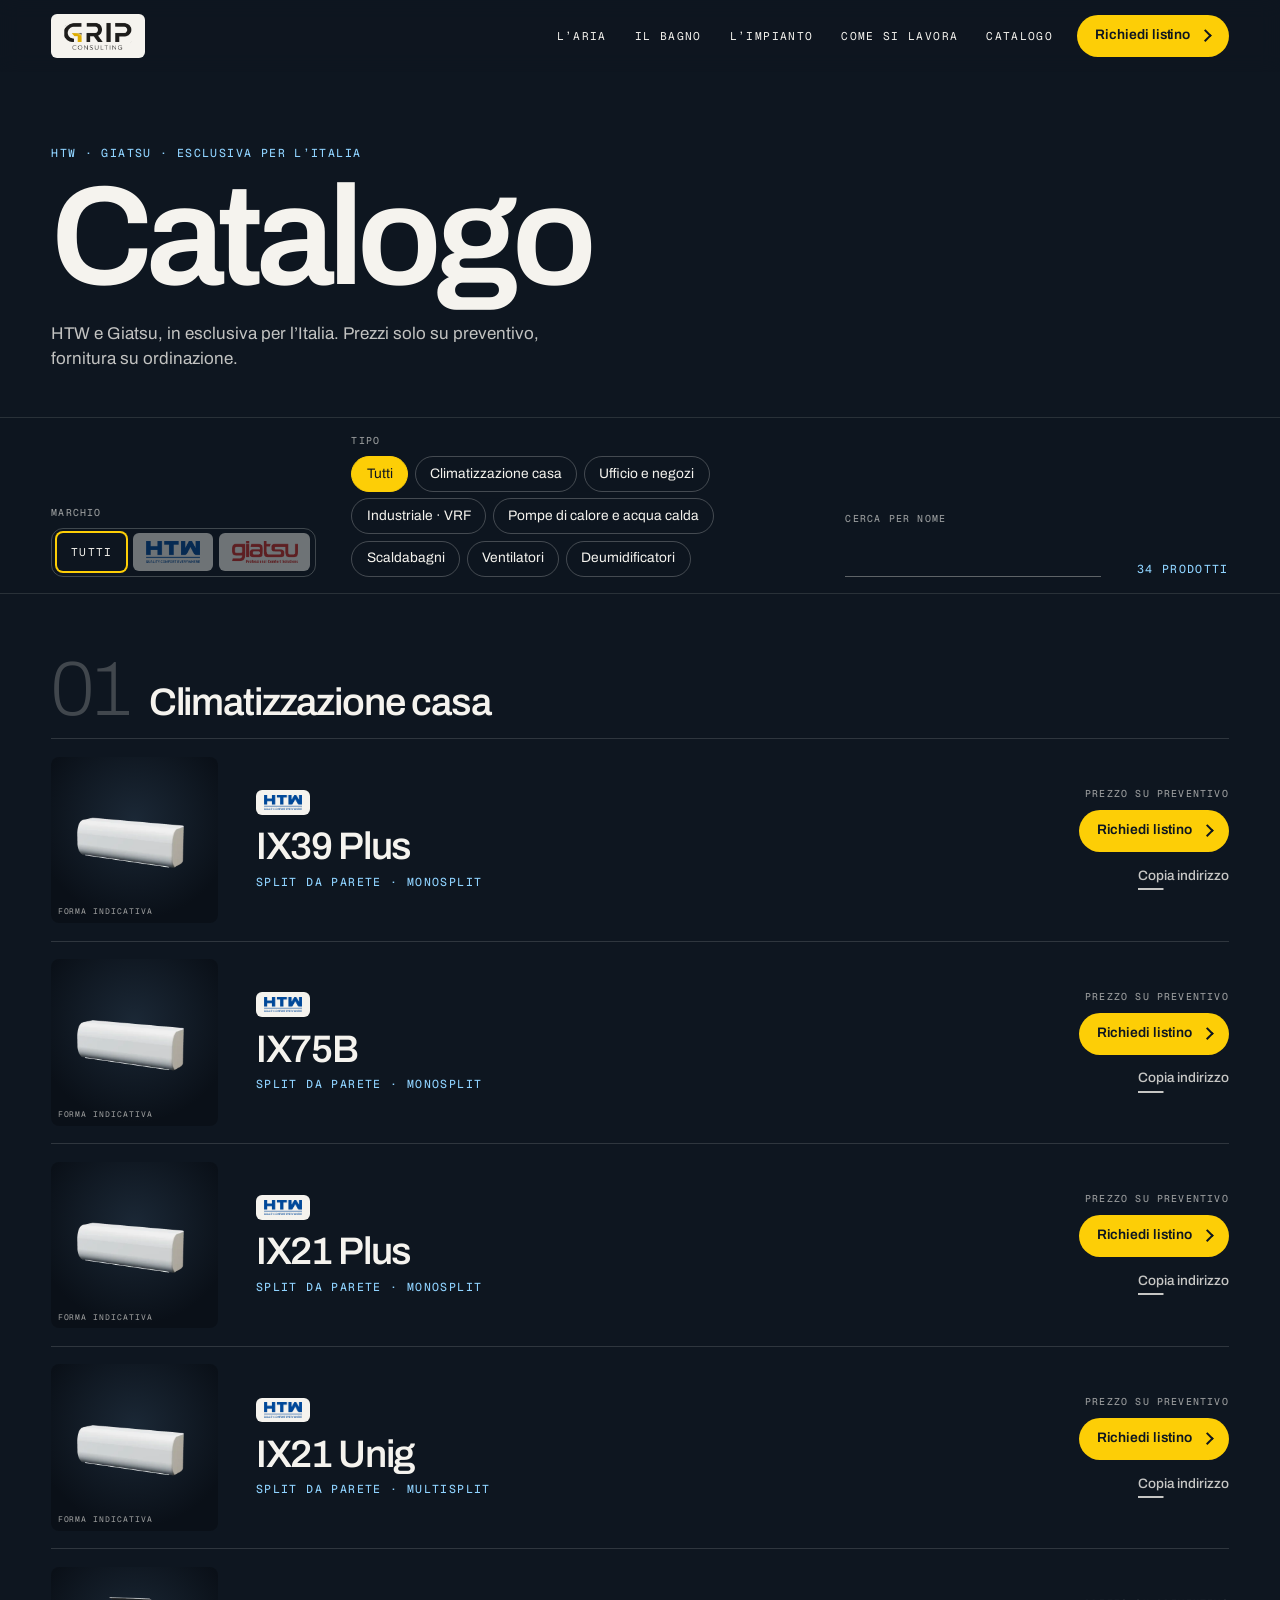
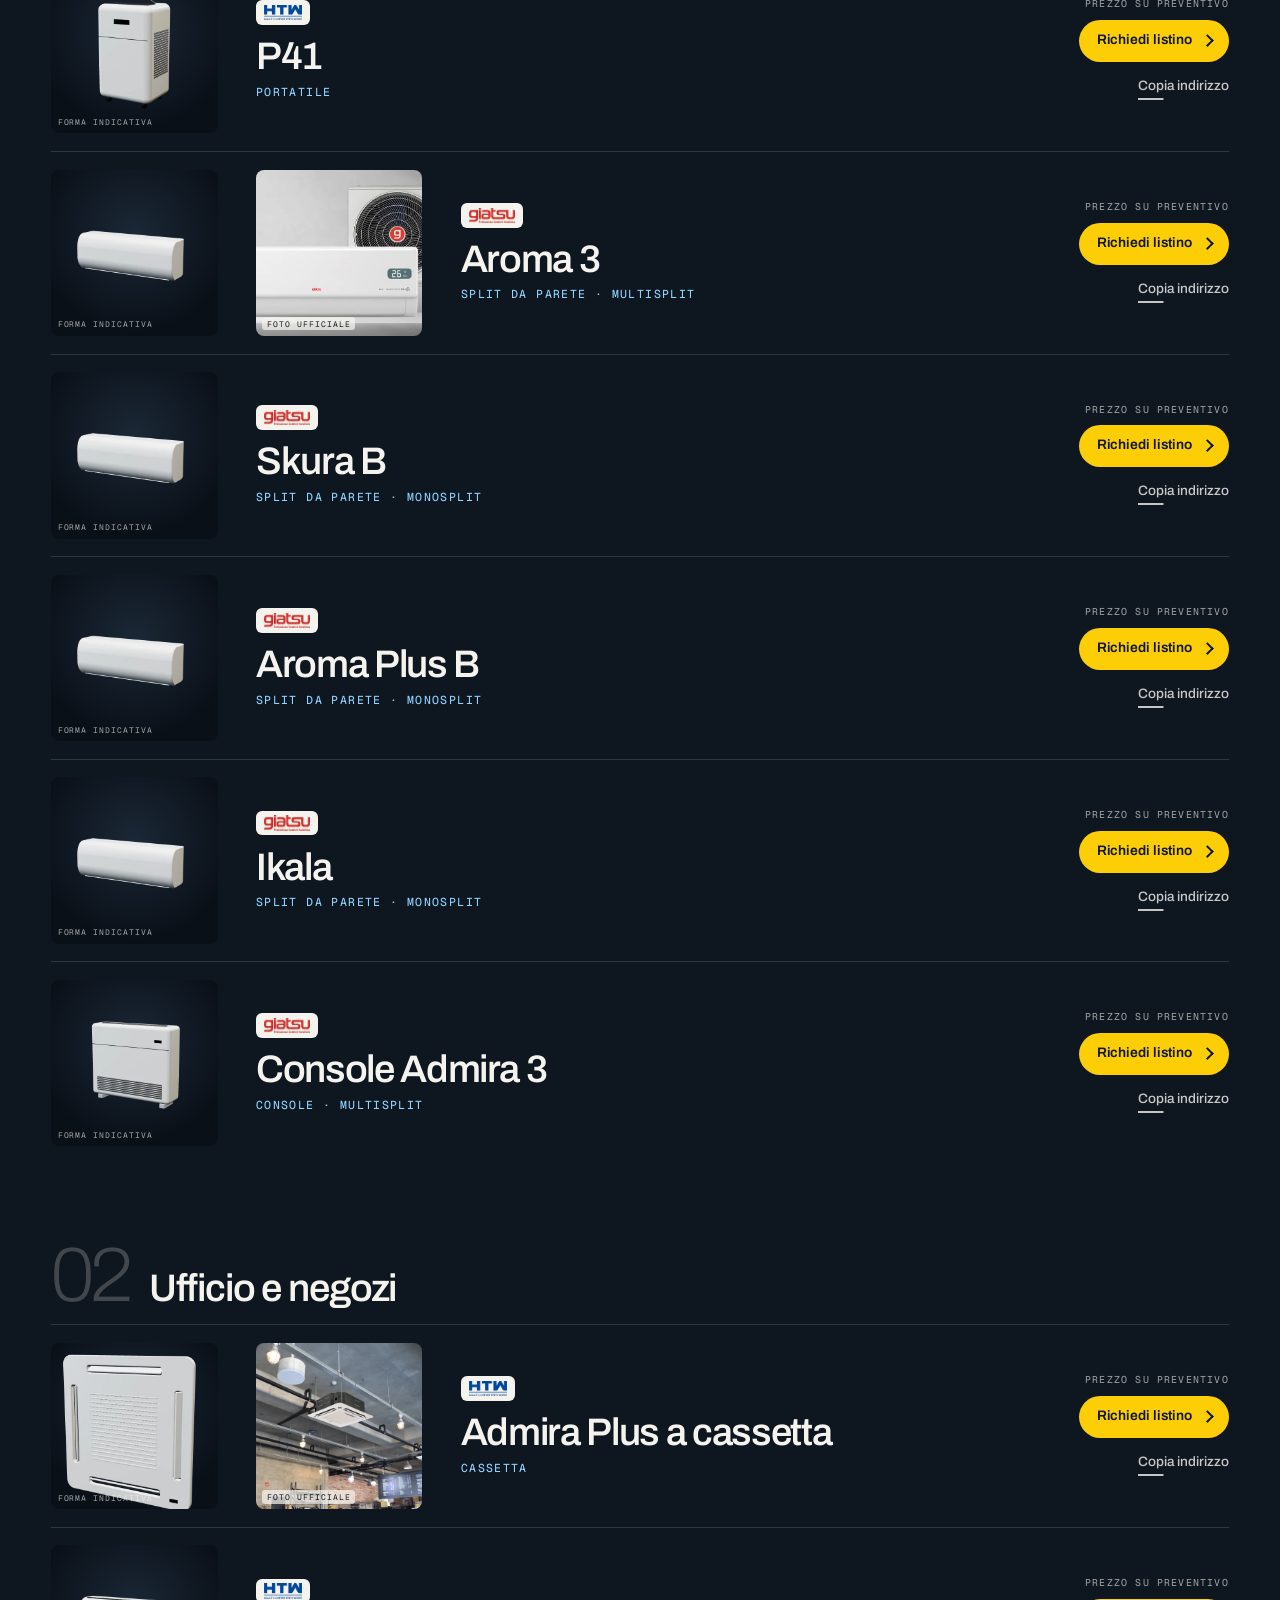
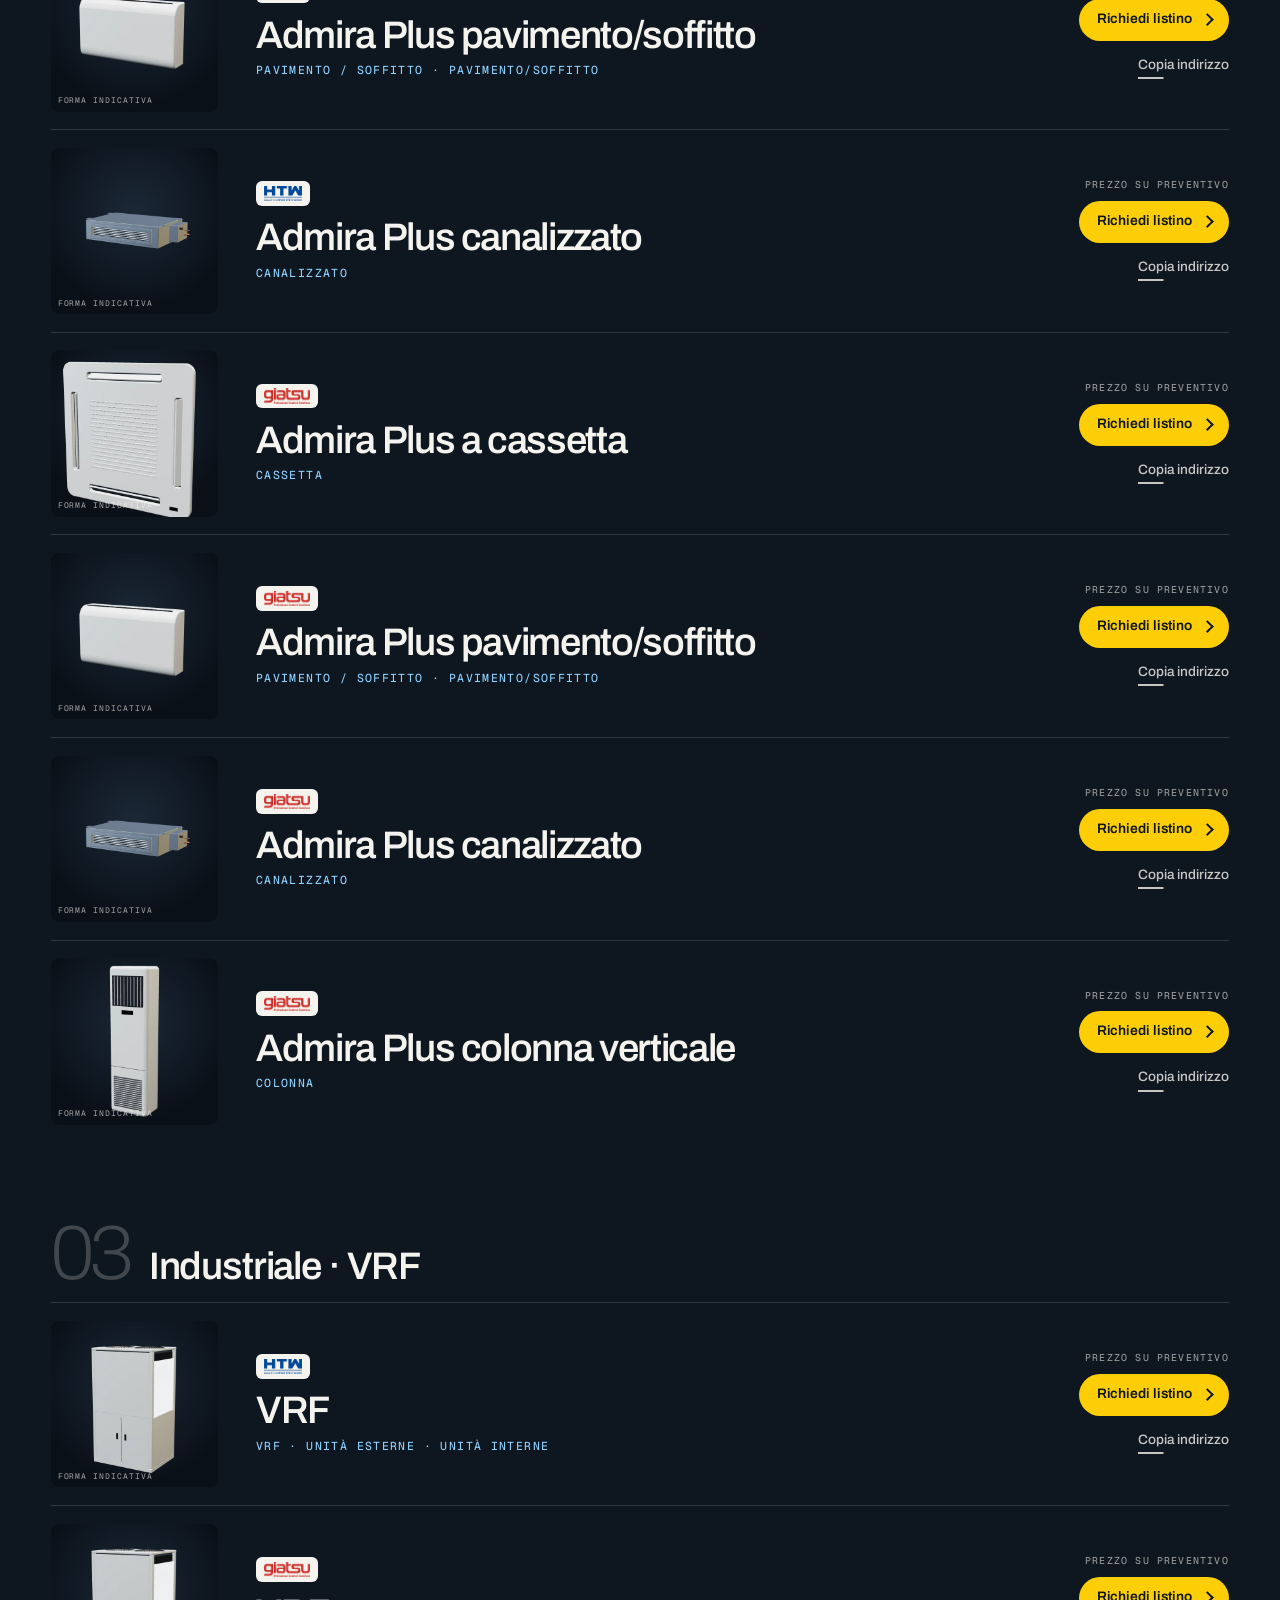
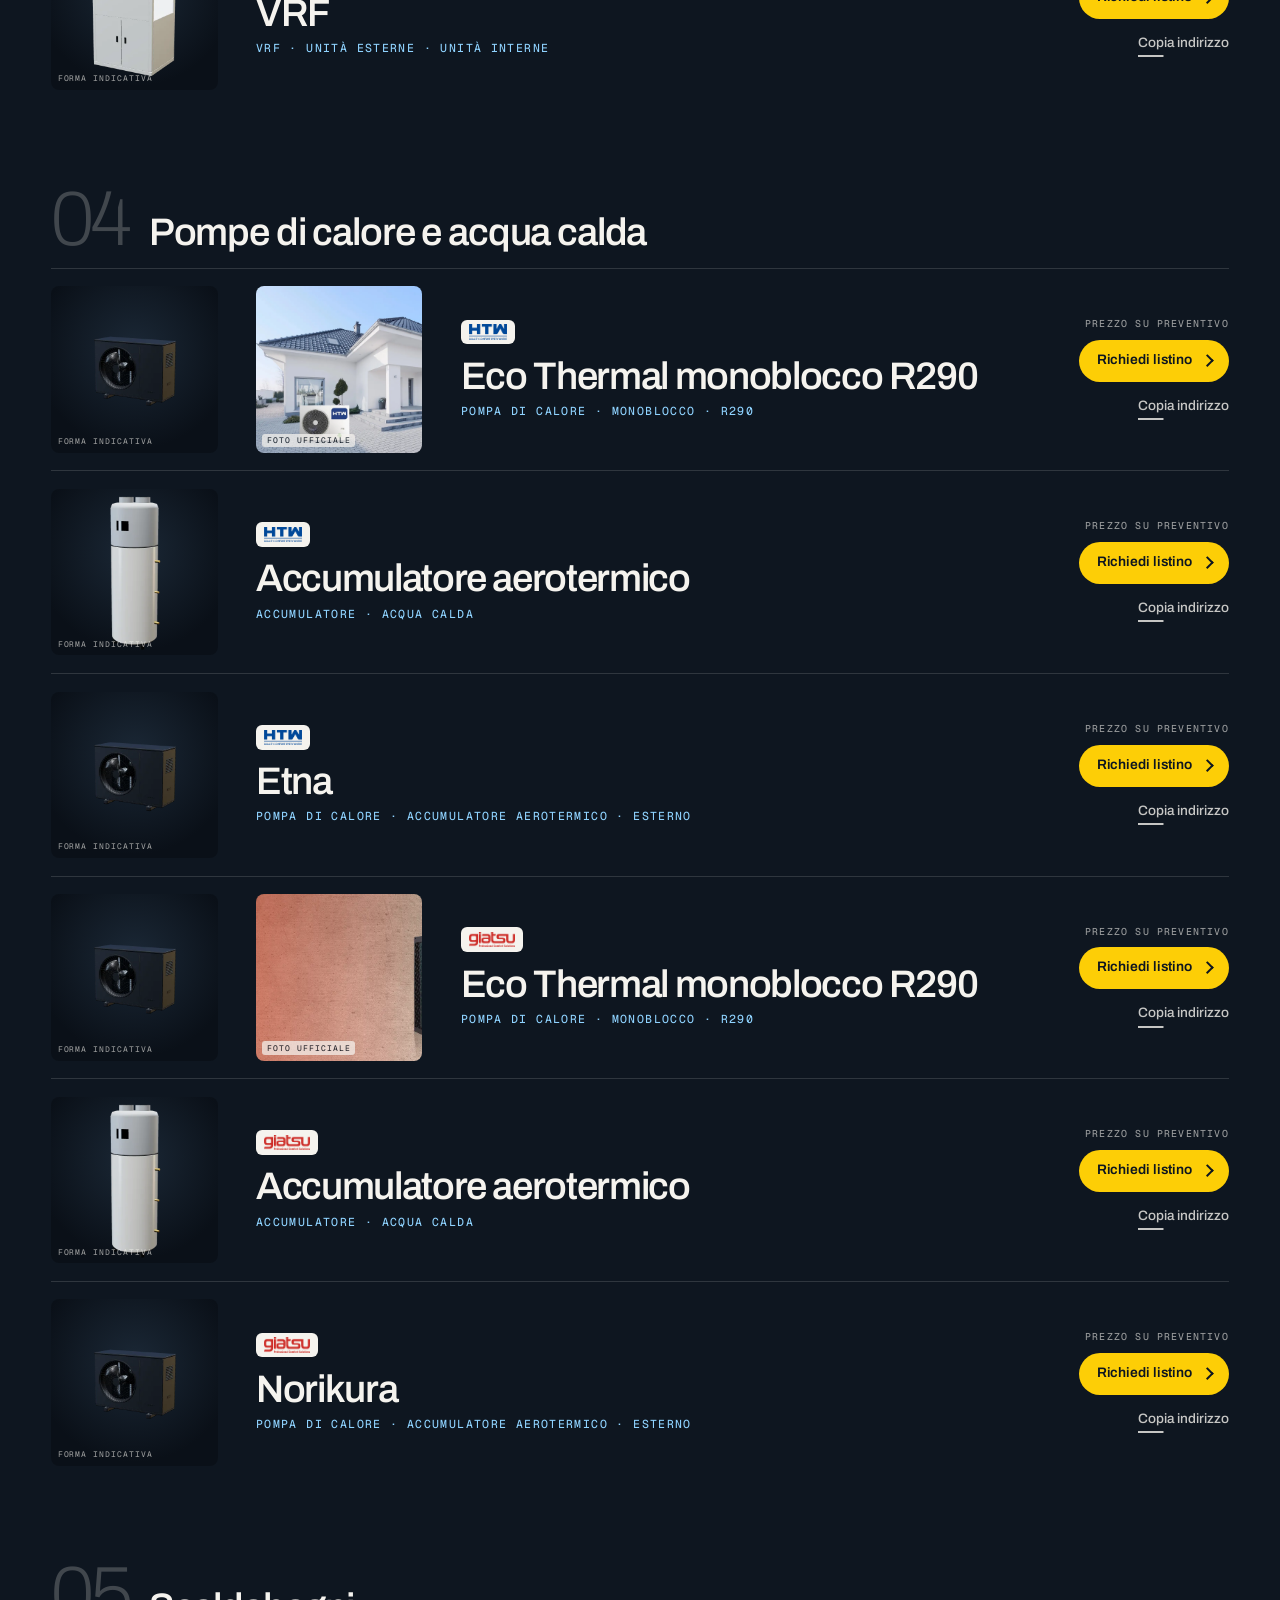
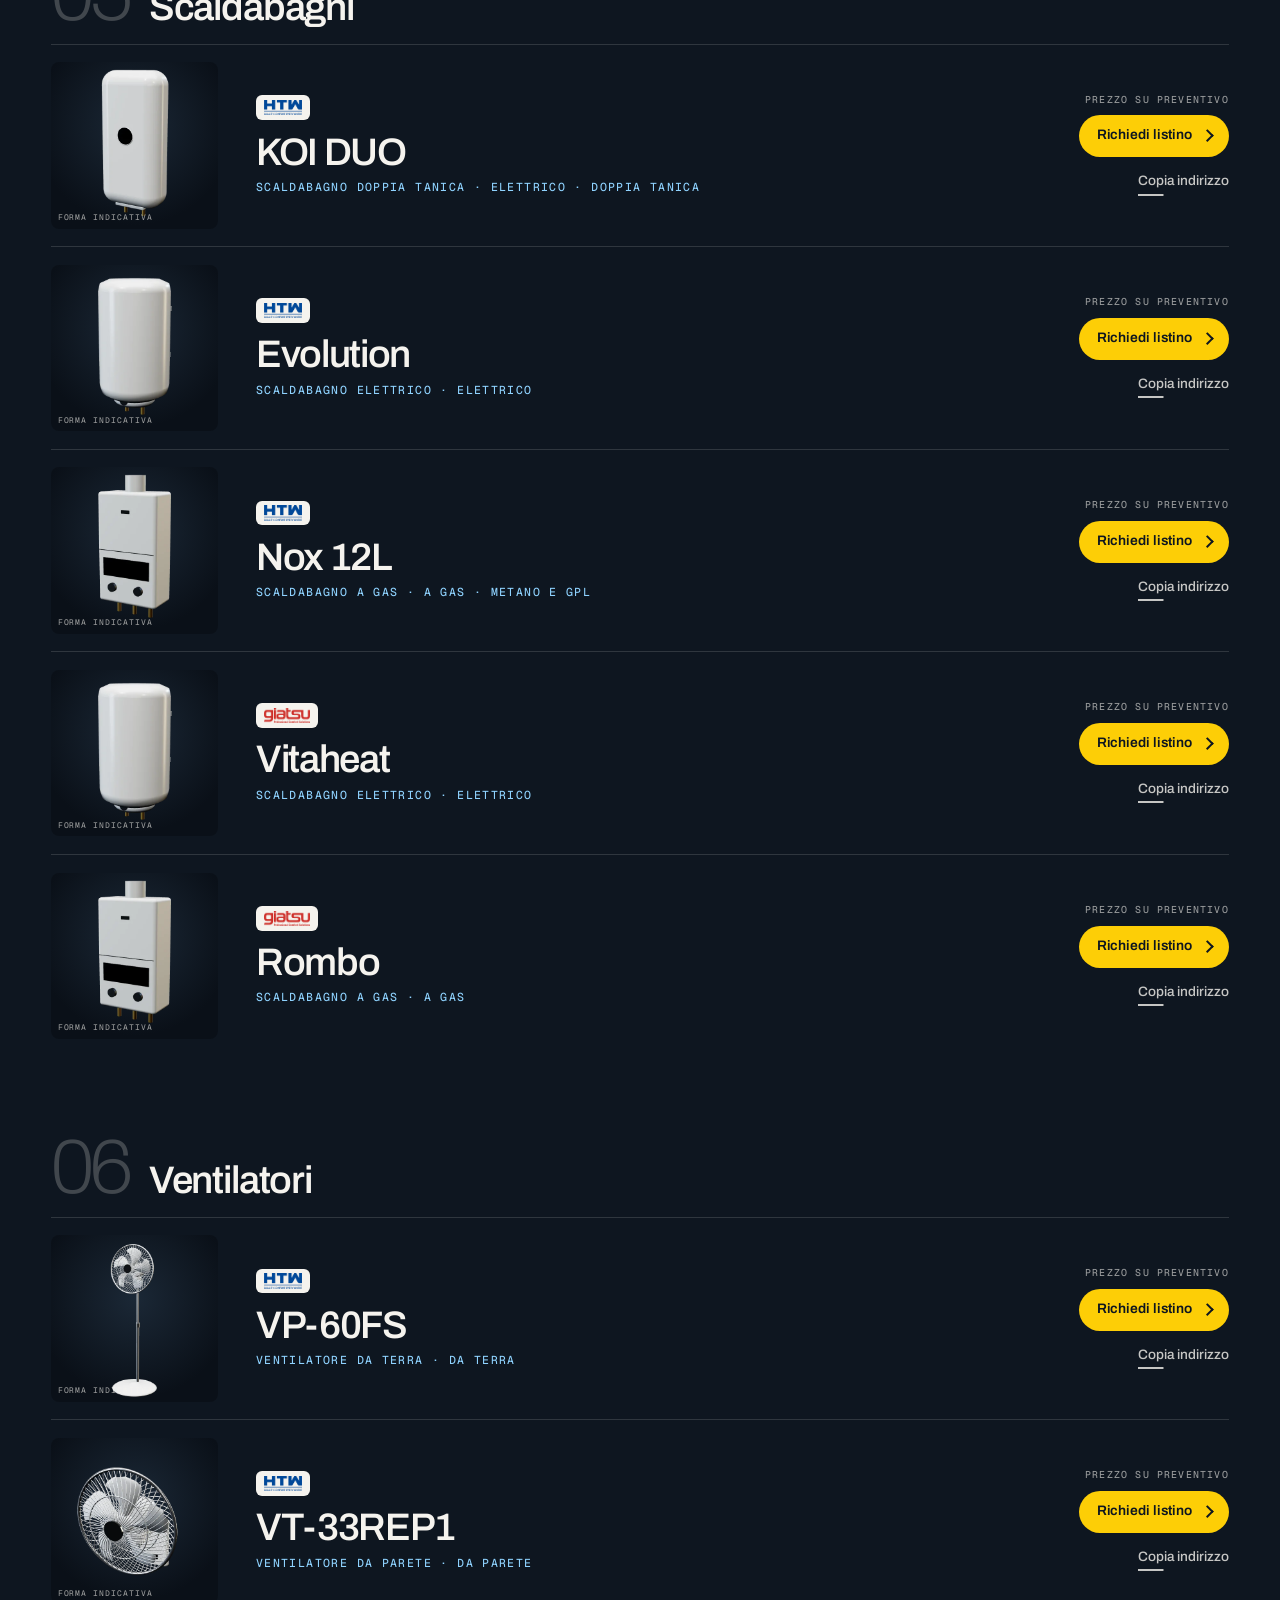
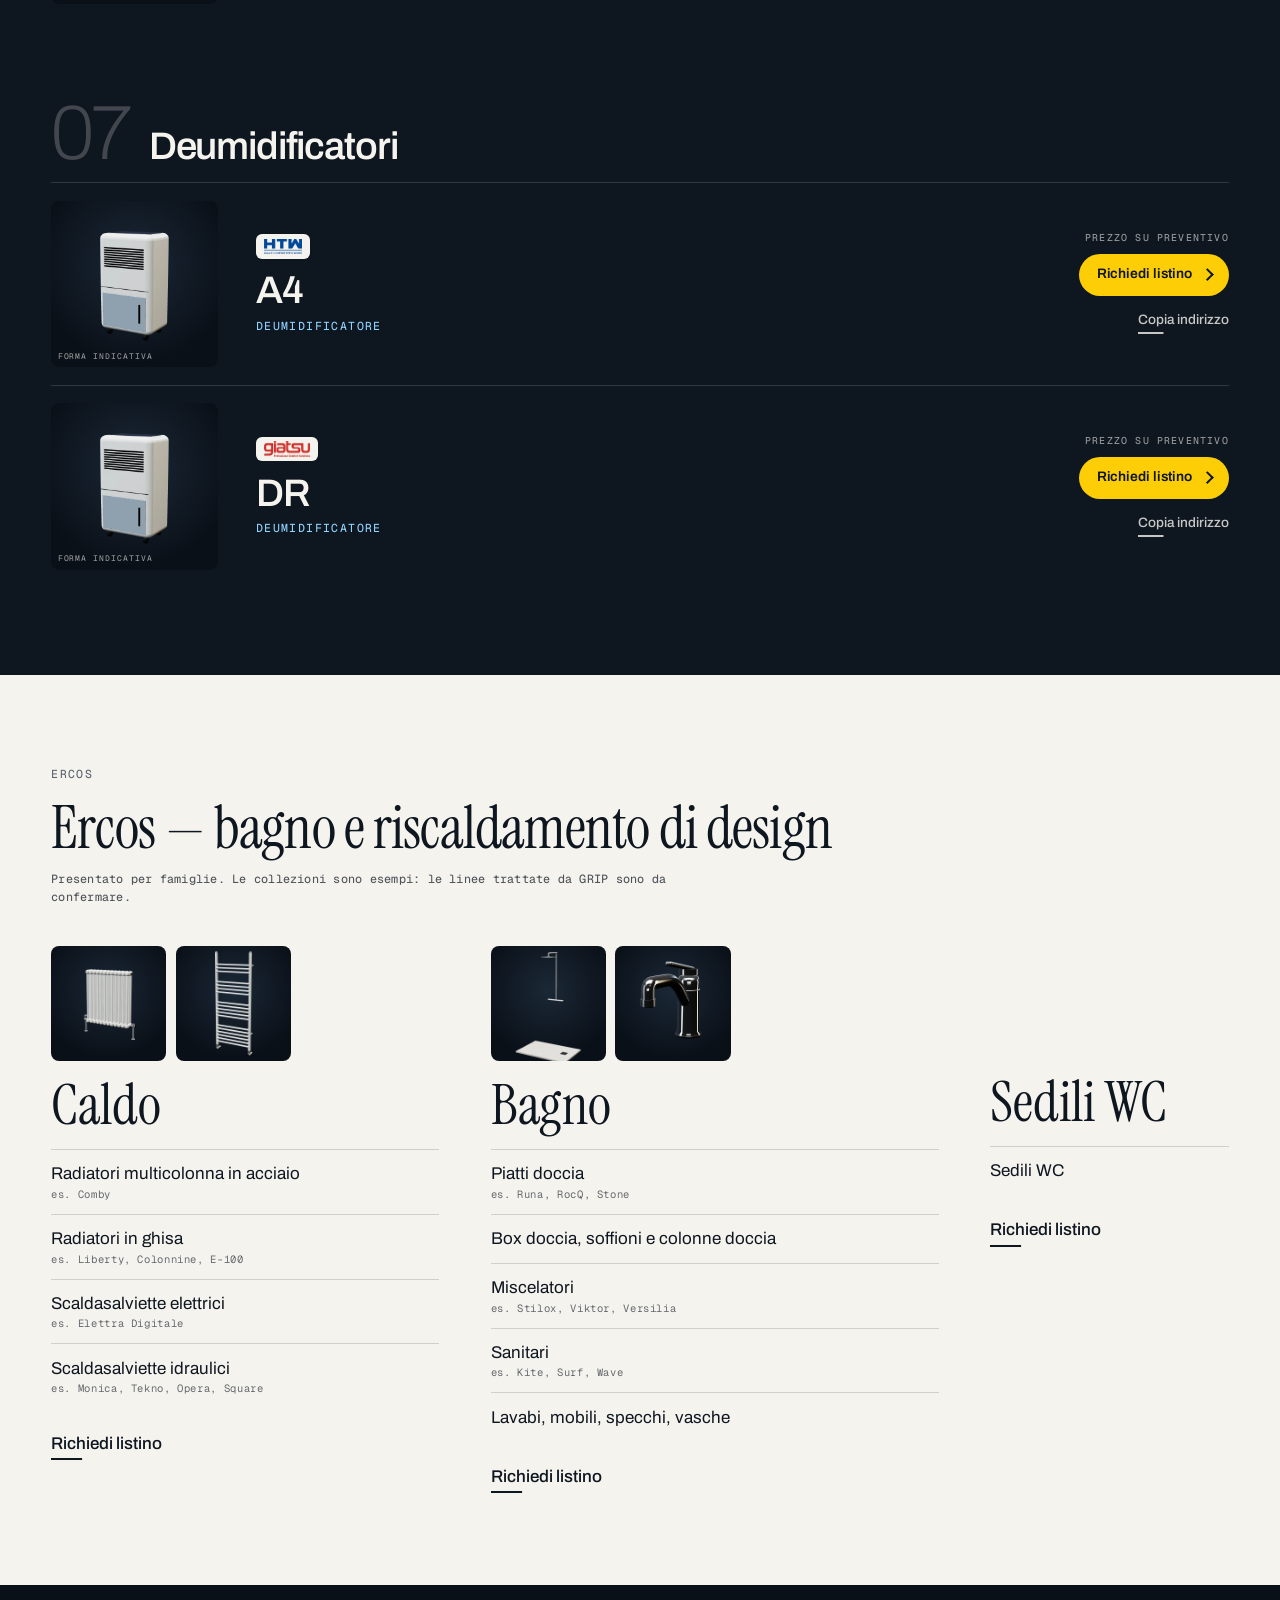
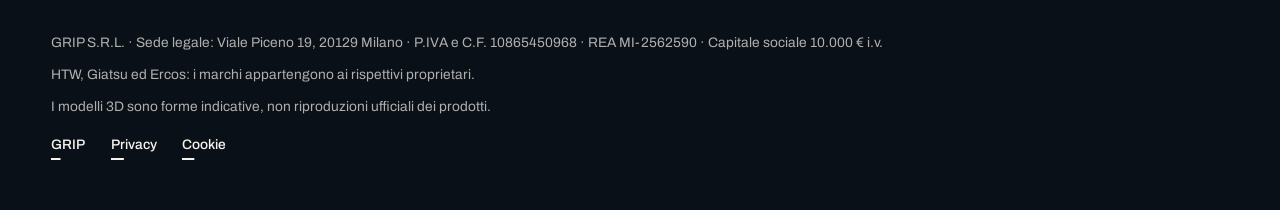
<file: catalogo.html>
<!doctype html>
<html lang="it">
<head>
  <meta charset="utf-8">
  <meta name="robots" content="noindex, nofollow">
  <meta name="viewport" content="width=device-width, initial-scale=1, viewport-fit=cover">
  <title>Catalogo HTW e Giatsu — GRIP</title>
  <meta name="description" content="Catalogo GRIP: climatizzatori, pompe di calore, scaldabagni, ventilatori e deumidificatori HTW e Giatsu, in esclusiva per l'Italia. Prezzi su preventivo.">
  <meta name="theme-color" content="#0E1620">
  <link rel="icon" href="assets/marchi/grip-consulting-emblema.png">
  <link rel="stylesheet" href="styles/base.css">
  <link rel="stylesheet" href="styles/catalogo.css">
</head>
<body class="pagina-catalogo">
  <a class="salta" href="#elenco" data-t="nav.salta"></a>
  <header class="barra scesa" id="barra">
    <a class="barra-logo targhetta" href="index.html" aria-label="GRIP Consulting, torna alla pagina principale">
      <img src="assets/marchi/grip-consulting.png" alt="GRIP Consulting" width="480" height="197">
    </a>
    <nav class="barra-nav" id="menu" aria-label="Sezioni">
      <a href="index.html#aria" data-t="nav.aria"></a>
      <a href="index.html#bagno" data-t="nav.bagno"></a>
      <a href="index.html#impianto" data-t="nav.impianto"></a>
      <a href="index.html#lavoro" data-t="nav.lavoro"></a>
      <a href="catalogo.html" aria-current="page" data-t="nav.catalogo"></a>
    </nav>
    <a class="bottone bottone-giallo barra-cta" href="index.html?richiesta=listino#contatti"><span data-t="nav.cta"></span></a>
    <button class="barra-menu" id="apri-menu" aria-expanded="false" aria-controls="menu"><span data-t="nav.menu"></span></button>
  </header>

  <main class="cat">
    <section class="cat-testa">
      <p class="mono occhiello">HTW · Giatsu · <span data-t="hero.esclusiva"></span></p>
      <h1 class="cat-titolo" data-t="catalogo.titolo"></h1>
      <p class="testo" data-t="catalogo.testo"></p>
    </section>

    <form class="filtri" id="filtri" role="search" onsubmit="return false">
      <div class="filtro">
        <span class="mono" data-t="catalogo.marchio"></span>
        <div class="interruttore" id="f-marchio" role="group" data-t-attr="aria-label:catalogo.marchio">
          <button type="button" class="f-tutti" data-marchio="" aria-pressed="true" data-t="catalogo.tutti"></button>
          <button type="button" class="targhetta" data-marchio="htw" aria-pressed="false"><img src="assets/marchi/htw.png" alt="HTW" width="372" height="147"></button>
          <button type="button" class="targhetta" data-marchio="giatsu" aria-pressed="false"><img src="assets/marchi/giatsu.png" alt="Giatsu" width="812" height="268"></button>
        </div>
      </div>
      <div class="filtro filtro-tipi">
        <span class="mono" data-t="catalogo.tipo"></span>
        <div class="chips" id="f-tipo" role="group" data-t-attr="aria-label:catalogo.tipo"></div>
      </div>
      <div class="filtro">
        <label class="mono" for="f-cerca" data-t="catalogo.cerca"></label>
        <input id="f-cerca" type="search" autocomplete="off" spellcheck="false">
      </div>
      <p class="mono filtri-conta" id="f-conta" aria-live="polite"></p>
    </form>

    <div id="elenco" class="elenco"></div>
    <p class="vuoto" id="f-vuoto" hidden><span data-t="catalogo.nessuno"></span> <button type="button" class="collegamento" id="f-azzera" data-t="catalogo.azzera"></button></p>

    <section class="cat-ercos tema-carta" id="ercos">
      <p class="mono occhiello">Ercos</p>
      <h2 class="titolo-serif-m" data-t="catalogo.ercos"></h2>
      <p class="mono nota" data-t="catalogo.ercosNota"></p>
      <div class="ercos-famiglie" id="ercos-famiglie"></div>
    </section>
  </main>

  <footer class="cat-piede">
    <p data-t="footer.dati"></p>
    <p data-t="footer.marchi"></p>
    <p data-t="footer.modelli"></p>
    <p class="piede-link"><a class="collegamento" href="index.html">GRIP</a><a class="collegamento" href="privacy.html" data-t="footer.privacy"></a><a class="collegamento" href="cookie.html" data-t="footer.cookie"></a></p>
  </footer>

  <script type="module" src="js/catalogo.js"></script>
</body>
</html>
</file>
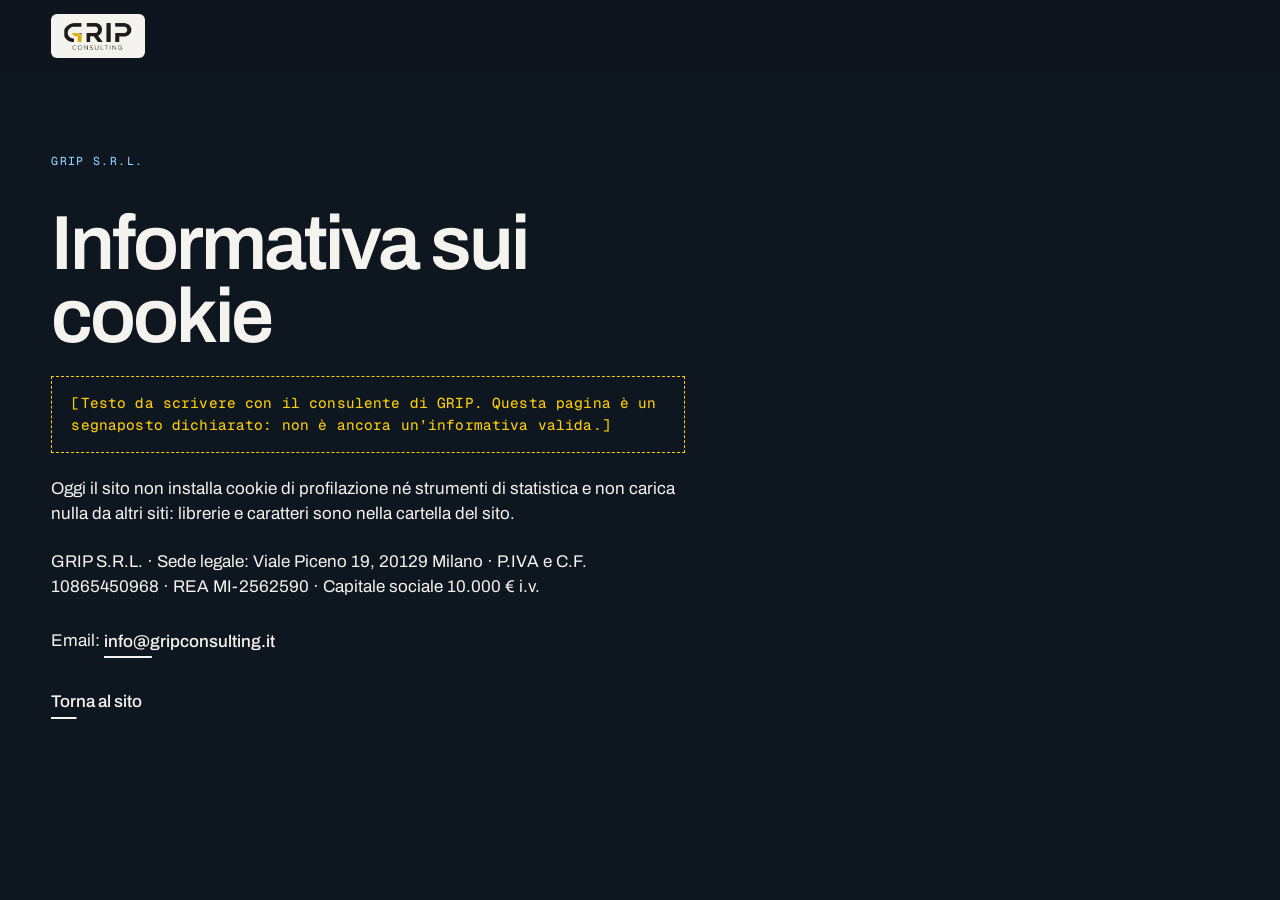
<file: cookie.html>
<!doctype html>
<html lang="it">
<head>
  <meta charset="utf-8">
  <meta name="robots" content="noindex, nofollow">
  <meta name="viewport" content="width=device-width, initial-scale=1">
  <title>Cookie — GRIP</title>
  <meta name="theme-color" content="#0E1620">
  <link rel="icon" href="assets/marchi/grip-consulting-emblema.png">
  <link rel="stylesheet" href="styles/base.css">
  <link rel="stylesheet" href="styles/catalogo.css">
</head>
<body class="pagina-testo">
  <!-- SEGNAPOSTO DICHIARATO: questa pagina non è ancora un'informativa valida.
       Il testo va scritto con il consulente di GRIP. -->
  <header class="barra scesa">
    <a class="barra-logo targhetta" href="index.html" aria-label="GRIP Consulting, torna alla pagina principale">
      <img src="assets/marchi/grip-consulting.png" alt="GRIP Consulting" width="480" height="197">
    </a>
  </header>
  <main class="testo-pagina">
    <p class="mono occhiello">GRIP S.R.L.</p>
    <h1 data-t="legali.cookieTitolo"></h1>
    <p class="mono segnaposto" data-t="legali.segnaposto"></p>
    <p data-t="legali.cookieOggi"></p>
    <p><span data-t="footer.dati"></span></p>
    <p>Email: <a class="collegamento" href="mailto:info@gripconsulting.it" data-az="email"></a></p>
    <p><a class="collegamento" href="index.html" data-t="legali.torna"></a></p>
  </main>
  <script type="module">import { riempi } from './content.js'; riempi();</script>
</body>
</html>
</file>
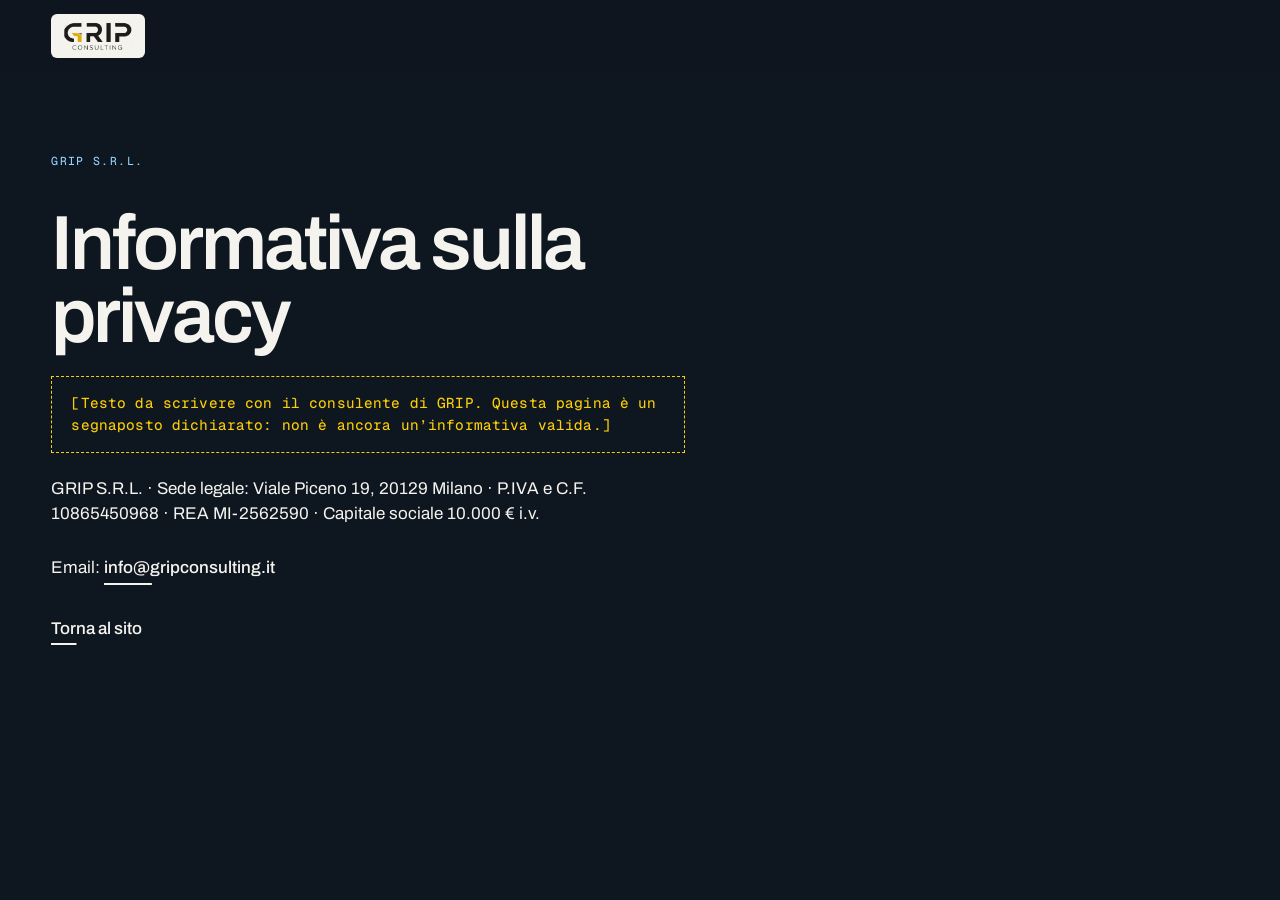
<file: privacy.html>
<!doctype html>
<html lang="it">
<head>
  <meta charset="utf-8">
  <meta name="robots" content="noindex, nofollow">
  <meta name="viewport" content="width=device-width, initial-scale=1">
  <title>Privacy — GRIP</title>
  <meta name="theme-color" content="#0E1620">
  <link rel="icon" href="assets/marchi/grip-consulting-emblema.png">
  <link rel="stylesheet" href="styles/base.css">
  <link rel="stylesheet" href="styles/catalogo.css">
</head>
<body class="pagina-testo">
  <!-- SEGNAPOSTO DICHIARATO: questa pagina non è ancora un'informativa valida.
       Il testo va scritto con il consulente di GRIP. -->
  <header class="barra scesa">
    <a class="barra-logo targhetta" href="index.html" aria-label="GRIP Consulting, torna alla pagina principale">
      <img src="assets/marchi/grip-consulting.png" alt="GRIP Consulting" width="480" height="197">
    </a>
  </header>
  <main class="testo-pagina">
    <p class="mono occhiello">GRIP S.R.L.</p>
    <h1 data-t="legali.privacyTitolo"></h1>
    <p class="mono segnaposto" data-t="legali.segnaposto"></p>
    
    <p><span data-t="footer.dati"></span></p>
    <p>Email: <a class="collegamento" href="mailto:info@gripconsulting.it" data-az="email"></a></p>
    <p><a class="collegamento" href="index.html" data-t="legali.torna"></a></p>
  </main>
  <script type="module">import { riempi } from './content.js'; riempi();</script>
</body>
</html>
</file>
<file: styles/base.css>
/* ==========================================================================
   GRIP — base: colori, caratteri, elementi comuni.
   I colori dei marchi sono letti dai pixel dei loghi in materiale/marchi/:
   giallo anello GRIP #FDCE06 · blu HTW #004899 · rosso Giatsu #CD2C27
   ========================================================================== */
@font-face { font-family: "Archivo"; src: url("../assets/font/archivo-latin-wght-normal.woff2") format("woff2"); font-weight: 100 900; font-display: swap; }
@font-face { font-family: "Instrument Serif"; src: url("../assets/font/instrument-serif-latin-400-normal.woff2") format("woff2"); font-weight: 400; font-display: swap; }
@font-face { font-family: "Instrument Serif"; src: url("../assets/font/instrument-serif-latin-400-italic.woff2") format("woff2"); font-weight: 400; font-style: italic; font-display: swap; }
@font-face { font-family: "Geist Mono"; src: url("../assets/font/geist-mono-latin-wght-normal.woff2") format("woff2"); font-weight: 100 900; font-display: swap; }

:root {
  --notte: #0E1620;
  --notte-2: #121C28;
  --aria: #8FD3FF;
  --giallo: #FDCE06;
  --carta: #F5F3EE;
  --carta-2: #ECE9E1;
  --metallo: #A7B0BA;
  --htw: #004899;
  --giatsu: #CD2C27;
  --rame: #C97B4B;

  --grottesco: "Archivo", "Helvetica Neue", Arial, sans-serif;
  --serif: "Instrument Serif", "Times New Roman", serif;
  --mono: "Geist Mono", ui-monospace, "Cascadia Mono", Consolas, monospace;

  --margine: clamp(1.1rem, 4vw, 4.5rem);
  --esce: cubic-bezier(0.22, 1, 0.36, 1);        /* power3.out */
  --trasforma: cubic-bezier(0.87, 0, 0.13, 1);   /* expo.inOut */
  --barra: 4.5rem;
}

*, *::before, *::after { box-sizing: border-box; }
html { background: var(--notte); -webkit-text-size-adjust: 100%; scroll-padding-top: var(--barra); }
body { margin: 0; font-family: var(--grottesco); font-size: 1.0625rem; line-height: 1.5; color: var(--carta); overflow-x: clip; -webkit-font-smoothing: antialiased; }
img { max-width: 100%; height: auto; display: block; }
h1, h2, h3, p, ol, ul, dl, dd, figure, fieldset { margin: 0; padding: 0; }
ol, ul { list-style: none; }
fieldset { border: 0; min-width: 0; }
a { color: inherit; }
button, input, select, textarea { font: inherit; color: inherit; }
em { font-style: italic; }
[hidden] { display: none !important; }

:focus-visible { outline: 2px solid var(--giallo); outline-offset: 3px; border-radius: 2px; }
.tema-carta :focus-visible { outline-color: var(--notte); }

.salta { position: fixed; left: 1rem; top: -4rem; z-index: 100; background: var(--giallo); color: var(--notte); padding: 0.6rem 1rem; font-weight: 600; text-decoration: none; }
.salta:focus { top: 1rem; }

/* ------------------------------ tipografia ------------------------------ */
.mono { font-family: var(--mono); font-size: 0.72rem; letter-spacing: 0.12em; text-transform: uppercase; font-weight: 450; line-height: 1.5; }
.serif { font-family: var(--serif); font-weight: 400; letter-spacing: -0.01em; }
.numero { font-family: var(--grottesco); font-weight: 200; font-size: clamp(3.2rem, 8vw, 7.5rem); line-height: 0.85; letter-spacing: -0.05em; opacity: 0.22; margin-bottom: 0.8rem; font-variant-numeric: tabular-nums; }
.occhiello { color: var(--aria); margin-bottom: 1rem; display: block; }
.tema-carta .occhiello { color: #5b6470; }
.titolo { font-size: clamp(2.1rem, 5.2vw, 5rem); line-height: 0.98; letter-spacing: -0.035em; font-weight: 560; max-width: 14ch; text-wrap: balance; }
.titolo-serif { font-family: var(--serif); font-weight: 400; font-size: clamp(3rem, 9vw, 9rem); line-height: 0.92; letter-spacing: -0.02em; }
.titolo-serif-m { font-family: var(--serif); font-weight: 400; font-size: clamp(2.2rem, 4.6vw, 4.6rem); line-height: 1; letter-spacing: -0.015em; }
.testo { max-width: 34rem; font-size: 1.0625rem; color: color-mix(in srgb, currentColor 78%, transparent); }
.testo-grande { font-size: clamp(1.15rem, 1.7vw, 1.6rem); line-height: 1.32; max-width: 26ch; letter-spacing: -0.01em; }
.nota { opacity: 0.72; text-transform: none; letter-spacing: 0.02em; font-size: 0.74rem; }
.segnaposto { display: inline-block; border: 1px dashed currentColor; padding: 0.35rem 0.6rem; opacity: 0.75; }

/* rivelazione dei titoli: ogni parola sale da dietro una maschera */
[data-rivela] .par { display: inline-block; overflow: hidden; vertical-align: bottom; padding-bottom: 0.12em; margin-bottom: -0.12em; }
[data-rivela] .par > span { display: inline-block; transform: translateY(108%); transition: transform 1s var(--esce); transition-delay: calc(var(--i, 0) * 55ms); }
[data-rivela].vista .par > span { transform: none; }
.fermo [data-rivela] .par > span { transform: none; opacity: 0; transition: opacity 0.6s linear; }
.fermo [data-rivela].vista .par > span { opacity: 1; }

/* ------------------------------- bottoni ------------------------------- */
.bottone { display: inline-flex; align-items: center; gap: 0.7rem; min-height: 3rem; padding: 0.85rem 1.5rem; border: 0; border-radius: 999px; font-weight: 620; font-size: 0.95rem; letter-spacing: -0.005em; text-decoration: none; cursor: pointer; will-change: transform; }
.bottone-giallo { background: var(--giallo); color: var(--notte); }
.bottone-giallo::after { content: ""; width: 0.55rem; height: 0.55rem; border-top: 2px solid; border-right: 2px solid; transform: rotate(45deg); transition: transform 0.6s var(--esce); }
.bottone-giallo:hover::after { transform: translateX(4px) rotate(45deg); }

.collegamento { position: relative; display: inline-block; text-decoration: none; font-weight: 520; padding: 0.4rem 0; }
.collegamento::after { content: ""; position: absolute; left: 0; right: 0; bottom: 0.2rem; height: 1.5px; background: currentColor; transform: scaleX(0.28); transform-origin: left; transition: transform 0.7s var(--esce); }
.collegamento:hover::after, .collegamento:focus-visible::after { transform: scaleX(1); }

/* targhetta: fondo chiaro per i loghi scuri, con il loro spazio di rispetto */
.targhetta { display: inline-flex; align-items: center; justify-content: center; background: var(--carta); border-radius: 6px; padding: 0.5rem 0.8rem; line-height: 0; }
.targhetta img { height: 1.35rem; width: auto; }
button.targhetta { border: 0; cursor: pointer; }

.interruttore { display: inline-flex; gap: 0.4rem; padding: 0.3rem; border: 1px solid color-mix(in srgb, currentColor 22%, transparent); border-radius: 12px; }
.interruttore button { opacity: 0.42; transition: opacity 0.5s var(--esce), box-shadow 0.5s var(--esce), background 0.5s var(--esce), color 0.5s var(--esce); }
.interruttore button[aria-pressed="true"] { opacity: 1; box-shadow: 0 0 0 2px var(--giallo); }
.interruttore-testo button { background: none; border: 0; border-radius: 8px; padding: 0.6rem 1rem; cursor: pointer; font-family: var(--mono); font-size: 0.72rem; letter-spacing: 0.1em; text-transform: uppercase; opacity: 0.6; }
.interruttore-testo button[aria-pressed="true"] { background: var(--giallo); color: var(--notte); box-shadow: none; }
.interruttore-testo button[data-modo="freddo"][aria-pressed="true"] { background: var(--aria); }

.crocino { display: inline-block; width: 0.8rem; height: 0.8rem; margin-right: 0.6rem; vertical-align: -0.12rem; background: linear-gradient(currentColor, currentColor) center / 100% 1px no-repeat, linear-gradient(currentColor, currentColor) center / 1px 100% no-repeat; }

/* ------------------------------- barra ------------------------------- */
.barra { position: fixed; inset: 0 0 auto 0; z-index: 40; height: var(--barra); display: flex; align-items: center; gap: 1.5rem; padding: 0 var(--margine); color: var(--carta); transition: background 0.6s var(--esce), transform 0.6s var(--esce); }
.barra.scesa { background: color-mix(in srgb, var(--notte) 86%, transparent); backdrop-filter: blur(10px); -webkit-backdrop-filter: blur(10px); }
.barra-logo img { height: 1.75rem; }
.barra-nav { display: flex; gap: clamp(1rem, 2.2vw, 2.2rem); margin-left: auto; }
.barra-nav a { font-family: var(--mono); font-size: 0.7rem; letter-spacing: 0.12em; text-transform: uppercase; text-decoration: none; padding: 0.8rem 0; position: relative; }
.barra-nav a::after { content: ""; position: absolute; left: 0; right: 0; bottom: 0.45rem; height: 1px; background: var(--giallo); transform: scaleX(0); transform-origin: left; transition: transform 0.6s var(--esce); }
.barra-nav a:hover::after, .barra-nav a:focus-visible::after { transform: scaleX(1); }
.barra-cta { min-height: 2.6rem; padding: 0.55rem 1.15rem; font-size: 0.86rem; }
.barra-menu { display: none; margin-left: auto; background: none; border: 1px solid color-mix(in srgb, currentColor 35%, transparent); border-radius: 999px; padding: 0.55rem 1rem; font-family: var(--mono); font-size: 0.7rem; letter-spacing: 0.12em; text-transform: uppercase; cursor: pointer; }
@media (max-width: 900px) {
  .barra-menu { display: block; }
  .barra-cta { display: none; }
  .barra-nav { position: fixed; inset: var(--barra) 0 auto 0; flex-direction: column; gap: 0; padding: 0.5rem var(--margine) 1.5rem; background: var(--notte); margin: 0; transform: translateY(-130%); transition: transform 0.7s var(--trasforma); visibility: hidden; }
  .barra-nav.aperto { transform: none; visibility: visible; }
  .barra-nav a { font-size: 0.85rem; padding: 1rem 0; border-bottom: 1px solid color-mix(in srgb, var(--carta) 14%, transparent); }
}

/* ------------------------------- palco e filo ------------------------------- */
#palco { position: fixed; inset: 0; width: 100%; height: 100%; z-index: 0; pointer-events: none; opacity: 0; transition: opacity 0.55s linear; }
#palco.acceso { opacity: 1; }
#filo { position: fixed; inset: 0; width: 100%; height: 100%; z-index: 1; pointer-events: none; overflow: visible; }
span[data-filo] { position: absolute !important; z-index: 0 !important; width: 1px; height: 1px; pointer-events: none; visibility: hidden; }
.senza-webgl #palco { display: none; }

/* ------------------------------- loader ------------------------------- */
.loader { position: fixed; inset: 0; z-index: 90; background: var(--notte); display: grid; place-content: center; justify-items: center; gap: 1.4rem; transition: opacity 0.7s linear, visibility 0s 0.7s; }
.loader.via { opacity: 0; visibility: hidden; }
.loader-alette { width: min(46vw, 15rem); overflow: visible; }
.la-lamelle path { stroke: var(--metallo); stroke-width: 1.4; fill: none; stroke-dasharray: 104; stroke-dashoffset: 104; animation: disegna 0.9s var(--esce) forwards; animation-delay: calc(var(--i) * 26ms); }
.la-rame path { stroke: var(--rame); stroke-width: 3; fill: none; stroke-linecap: round; stroke-dasharray: 224; stroke-dashoffset: 224; animation: disegna 1.1s var(--trasforma) 0.25s forwards; }
.loader p { color: var(--metallo); letter-spacing: 0.5em; padding-left: 0.5em; }
@keyframes disegna { to { stroke-dashoffset: 0; } }

/* ------------------------------- cursore ------------------------------- */
.cursore { position: fixed; left: 0; top: 0; z-index: 95; width: 12px; height: 12px; margin: -6px 0 0 -6px; border-radius: 50%; border: 1.5px solid var(--giallo); pointer-events: none; opacity: 0; transition: width 0.5s var(--esce), height 0.5s var(--esce), margin 0.5s var(--esce), opacity 0.4s linear, background 0.4s linear; mix-blend-mode: difference; }
.cursore.attivo { opacity: 1; }
.cursore.grande { width: 46px; height: 46px; margin: -23px 0 0 -23px; background: color-mix(in srgb, var(--giallo) 18%, transparent); }
@media (hover: none), (pointer: coarse) { .cursore { display: none; } }

/* grana leggerissima sulle sezioni scure */
.tema-notte::after { content: ""; position: absolute; inset: 0; z-index: 3; pointer-events: none; opacity: 0.05; mix-blend-mode: overlay;
  background-image: url("data:image/svg+xml,%3Csvg xmlns='http://www.w3.org/2000/svg' width='160' height='160'%3E%3Cfilter id='n'%3E%3CfeTurbulence type='fractalNoise' baseFrequency='0.9' numOctaves='2' stitchTiles='stitch'/%3E%3C/filter%3E%3Crect width='160' height='160' filter='url(%23n)'/%3E%3C/svg%3E"); }

@media (prefers-reduced-motion: reduce) { * { scroll-behavior: auto !important; } }
.fermo .loader-alette path { animation: none; stroke-dashoffset: 0; }
</file>
<file: styles/catalogo.css>
/* ==========================================================================
   GRIP — catalogo e pagine di testo (privacy, cookie).
   Un elenco da tavola tecnica: gruppi numerati, righe larghe, niente griglia
   di schede tutte uguali.
   ========================================================================== */
.pagina-catalogo, .pagina-testo { background: var(--notte); }
.cat { padding: calc(var(--barra) + clamp(2.5rem, 8vh, 6rem)) 0 0; }
.cat-testa { padding: 0 var(--margine) clamp(2rem, 5vh, 3.5rem); }
.cat-titolo { font-size: clamp(3.2rem, 11vw, 10rem); line-height: 0.86; letter-spacing: -0.05em; font-weight: 620; margin-bottom: 1.4rem; }

.filtri { position: sticky; top: var(--barra); z-index: 20; display: flex; flex-wrap: wrap; align-items: flex-end; gap: 1.1rem 2.2rem; padding: 1rem var(--margine); background: color-mix(in srgb, var(--notte) 92%, transparent); backdrop-filter: blur(10px); -webkit-backdrop-filter: blur(10px); border-block: 1px solid color-mix(in srgb, var(--carta) 12%, transparent); }
.filtro { display: flex; flex-direction: column; gap: 0.45rem; min-width: 0; }
.filtro > .mono { opacity: 0.6; font-size: 0.62rem; }
.filtro-tipi { flex: 1 1 22rem; }
.f-tutti { background: none; border: 0; border-radius: 6px; padding: 0 0.9rem; cursor: pointer; font-family: var(--mono); font-size: 0.7rem; letter-spacing: 0.1em; text-transform: uppercase; }
.chips { display: flex; flex-wrap: wrap; gap: 0.4rem; }
.chips button { background: none; border: 1px solid color-mix(in srgb, var(--carta) 24%, transparent); border-radius: 999px; padding: 0.42rem 0.9rem; cursor: pointer; font-size: 0.86rem; transition: background 0.4s var(--esce), color 0.4s var(--esce), border-color 0.4s var(--esce); }
.chips button[aria-pressed="true"] { background: var(--giallo); border-color: var(--giallo); color: var(--notte); }
.filtro input { background: transparent; border: 0; border-bottom: 1px solid color-mix(in srgb, var(--carta) 35%, transparent); padding: 0.5rem 0; width: min(16rem, 60vw); border-radius: 0; }
.filtro input:focus { outline: none; border-bottom-color: var(--giallo); box-shadow: 0 1px 0 var(--giallo); }
.filtri-conta { margin-left: auto; color: var(--aria); }

.elenco { padding: 0 var(--margine); }
.gruppo { padding: clamp(2.5rem, 7vh, 5rem) 0 1rem; }
.gruppo > header { display: flex; align-items: baseline; gap: 1.2rem; margin-bottom: 1rem; }
.gruppo .numero { font-size: clamp(2.6rem, 6vw, 5rem); margin: 0; }
.gruppo h2 { font-size: clamp(1.5rem, 3vw, 2.6rem); letter-spacing: -0.03em; font-weight: 560; line-height: 1; }
.prodotto { display: grid; grid-template-columns: clamp(6.5rem, 13vw, 11rem) minmax(0, 1fr) auto; gap: 1rem clamp(1.2rem, 3vw, 3rem); align-items: center; padding: 1.1rem 0; border-top: 1px solid color-mix(in srgb, var(--carta) 14%, transparent); scroll-margin-top: 12rem; position: relative; transition: background 0.6s var(--esce); }
.prodotto:has(.prodotto-foto) { grid-template-columns: clamp(6.5rem, 13vw, 11rem) clamp(6.5rem, 13vw, 11rem) minmax(0, 1fr) auto; }
.prodotto::before { content: ""; position: absolute; left: 0; top: -1px; width: 100%; height: 2px; background: var(--giallo); transform: scaleX(0); transform-origin: left; transition: transform 0.9s var(--esce); }
.prodotto:hover::before, .prodotto.scelto::before, .prodotto:focus-within::before { transform: scaleX(1); }
.prodotto.scelto { background: color-mix(in srgb, var(--giallo) 7%, transparent); }
.prodotto-mini, .prodotto-foto { position: relative; aspect-ratio: 1; border-radius: 8px; overflow: hidden; background: radial-gradient(circle at 50% 38%, #1B2836, #0A1018 75%); }
.prodotto-mini img { width: 100%; height: 100%; object-fit: contain; transition: transform 1.1s var(--esce); }
.prodotto:hover .prodotto-mini img { transform: scale(1.07) rotate(-1.5deg); }
.prodotto-foto { background: var(--carta); }
.prodotto-foto img { width: 100%; height: 100%; object-fit: cover; }
.prodotto figcaption { position: absolute; left: 0.4rem; bottom: 0.35rem; font-size: 0.5rem; opacity: 0.6; }
.prodotto-foto figcaption { color: var(--notte); opacity: 0.85; background: color-mix(in srgb, var(--carta) 85%, transparent); padding: 0.05rem 0.3rem; border-radius: 3px; }
.prodotto-mini.senza { display: grid; place-content: center; }
.prodotto-mini.senza figcaption { position: static; }
.prodotto-testo .targhetta { padding: 0.3rem 0.5rem; }
.prodotto-testo .targhetta img { height: 0.95rem; }
.prodotto-testo h3 { font-size: clamp(1.4rem, 3vw, 2.5rem); letter-spacing: -0.035em; font-weight: 560; line-height: 1.02; margin: 0.6rem 0 0.4rem; }
.prodotto-chips { color: var(--aria); }
.prodotto-azioni { display: grid; justify-items: end; gap: 0.5rem; text-align: right; }
.prodotto-azioni .mono { opacity: 0.6; font-size: 0.62rem; }
.prodotto-azioni .bottone { min-height: 2.6rem; padding: 0.55rem 1.1rem; font-size: 0.86rem; }
.copia { background: none; border: 0; cursor: pointer; font-size: 0.85rem; opacity: 0.8; }
.vuoto { padding: 4rem var(--margine); font-size: 1.2rem; }
.vuoto button { background: none; border: 0; cursor: pointer; }

.cat-ercos { position: relative; margin-top: clamp(3rem, 8vh, 6rem); padding: clamp(4rem, 10vh, 7rem) var(--margine); background: var(--carta); color: var(--notte); scroll-margin-top: var(--barra); }
.cat-ercos .occhiello { color: #5b6470; }
.cat-ercos .nota { margin-top: 0.8rem; max-width: 40rem; }
.ercos-famiglie { display: grid; grid-template-columns: 1.3fr 1.5fr 0.8fr; gap: 2rem clamp(1.5rem, 4vw, 5rem); margin-top: 2.5rem; }
.ercos-famiglie .famiglia { scroll-margin-top: 8rem; }
.famiglia-mini { display: flex; gap: 0.6rem; min-height: 7rem; }
.famiglia-mini img { width: clamp(5rem, 9vw, 8rem); aspect-ratio: 1; object-fit: contain; border-radius: 8px; background: radial-gradient(circle at 50% 38%, #1B2836, #0A1018 75%); }
.ercos-famiglie h3 { font-family: var(--serif); font-weight: 400; font-size: clamp(2.2rem, 4.4vw, 4rem); line-height: 1; margin: 1rem 0; }
.ercos-famiglie li { padding: 0.7rem 0; border-top: 1px solid color-mix(in srgb, var(--notte) 16%, transparent); display: flex; flex-direction: column; }
.ercos-famiglie li small { font-family: var(--mono); font-size: 0.66rem; letter-spacing: 0.06em; opacity: 0.62; }
.ercos-famiglie .collegamento { margin-top: 1rem; }

.cat-piede { padding: 3rem var(--margine); display: grid; gap: 0.7rem; font-size: 0.86rem; color: color-mix(in srgb, var(--carta) 70%, transparent); background: #0A1018; }
.cat-piede .piede-link { display: flex; gap: 1.6rem; flex-wrap: wrap; color: var(--carta); }

/* pagine di testo */
.testo-pagina { max-width: 46rem; padding: calc(var(--barra) + 5rem) var(--margine) 6rem; display: grid; gap: 1.4rem; }
.testo-pagina h1 { font-size: clamp(2.4rem, 6vw, 5rem); line-height: 0.95; letter-spacing: -0.04em; font-weight: 600; }
.testo-pagina .segnaposto { text-transform: none; letter-spacing: 0.01em; font-size: 0.9rem; line-height: 1.5; padding: 1rem 1.2rem; border-color: var(--giallo); color: var(--giallo); opacity: 1; }

@media (max-width: 820px) {
  .filtri { position: static; }
  .filtri-conta { margin-left: 0; }
  .prodotto, .prodotto:has(.prodotto-foto) { grid-template-columns: 5.5rem minmax(0, 1fr); }
  .prodotto-foto { display: none; }
  .prodotto-azioni { grid-column: 1 / -1; grid-auto-flow: column; justify-content: space-between; justify-items: start; align-items: center; text-align: left; }
  .ercos-famiglie { grid-template-columns: 1fr; }
}
</file>
